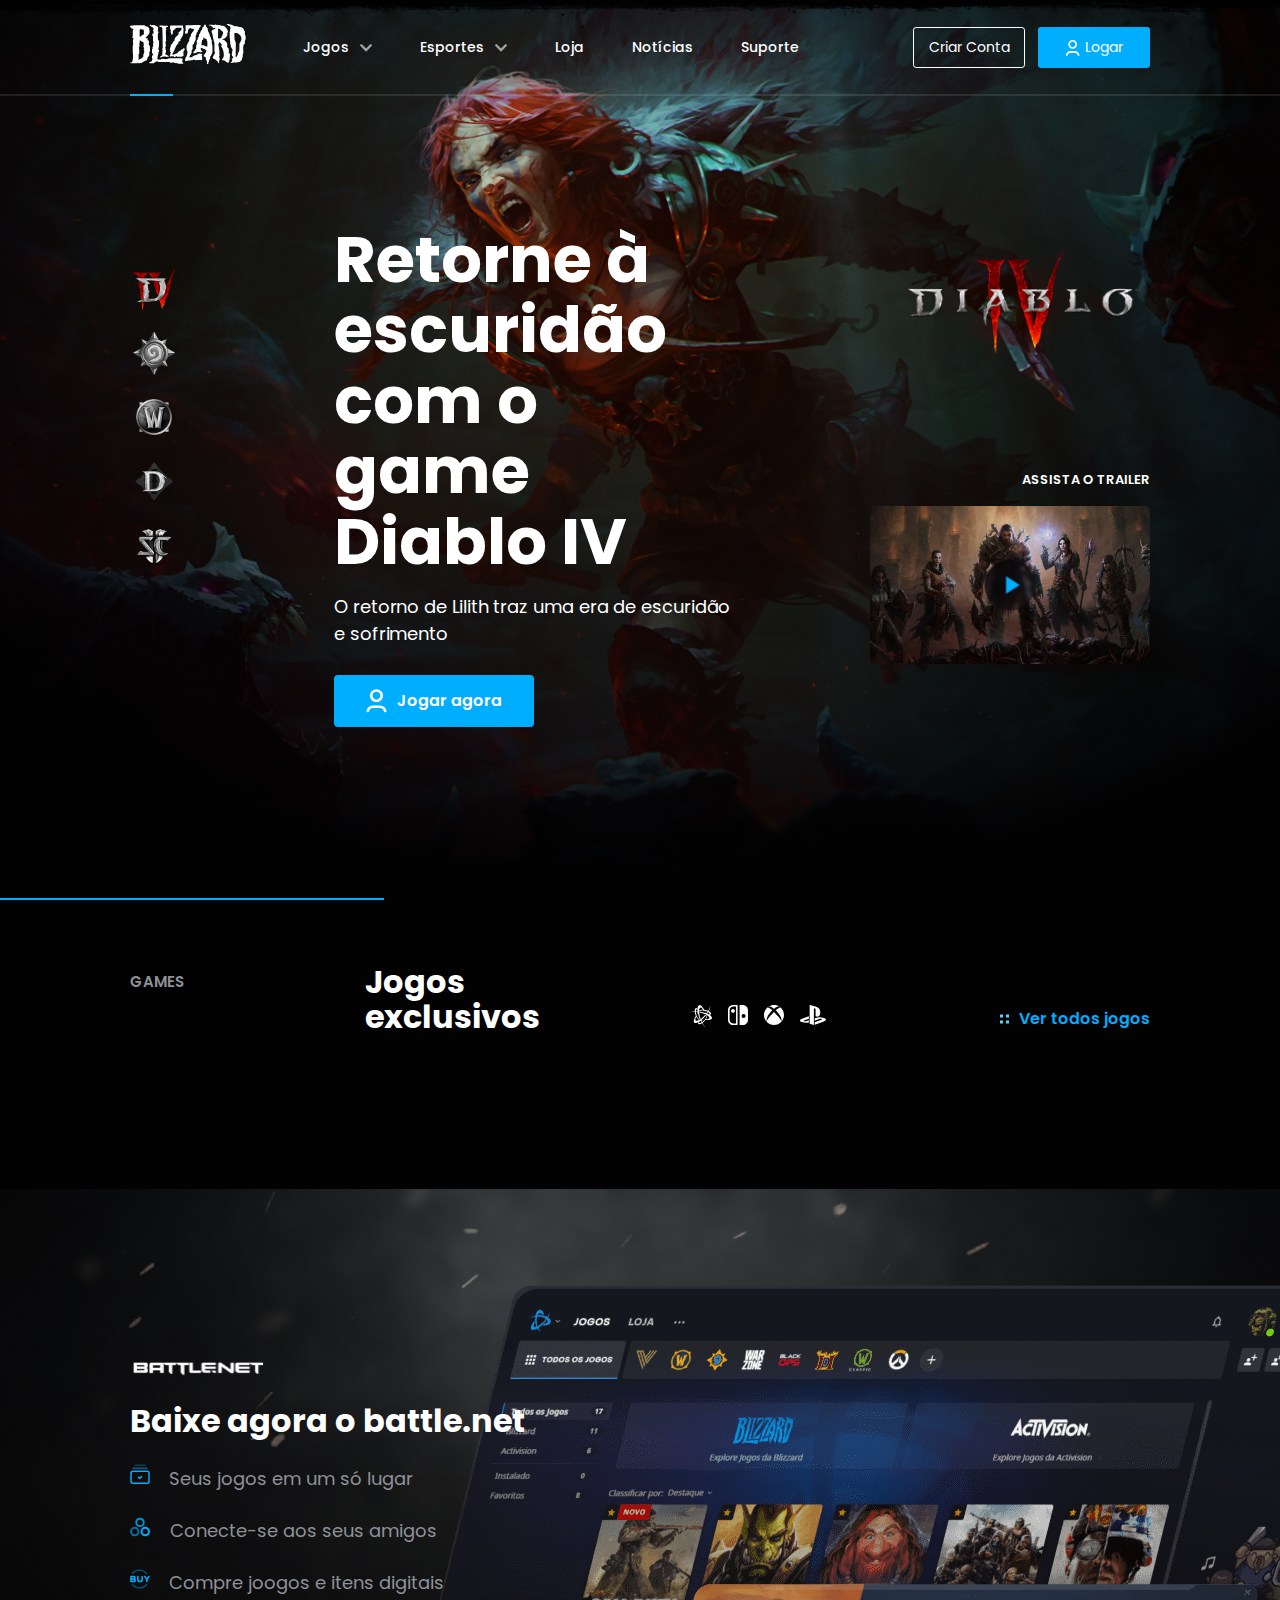
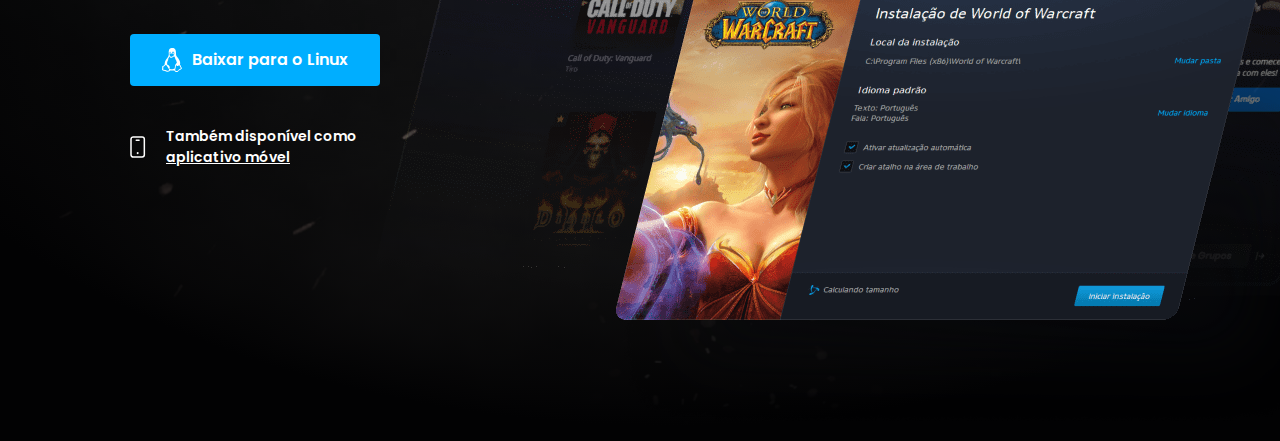
<file: index.html>
<!DOCTYPE html>
<html lang="en">
  <head>
    <meta charset="UTF-8" />
    <meta http-equiv="X-UA-Compatible" content="IE=edge" />
    <meta name="viewport" content="width=device-width,initial-scale=1">
    <link rel="shortcut icon" type="image/jpg" href="./assets/favicon.ico" />
    <link rel="stylesheet" href="../style/global.css" />
    <!-- GOOGLE FONTS -->
    <link rel="preconnect" href="https://fonts.googleapis.com" />
    <link rel="preconnect" href="https://fonts.gstatic.com" crossorigin />
    <link
      href="https://fonts.googleapis.com/css2?family=Poppins:wght@100;200;300;400;500;600;700;800;900&display=swap"
      rel="stylesheet"
    />
    <!-- ANIMATE.CSS -->
    <link
      rel="stylesheet"
      href="https://cdnjs.cloudflare.com/ajax/libs/animate.css/4.1.1/animate.min.css"
    />
    <link rel="stylesheet" href="https://cdnjs.cloudflare.com/ajax/libs/font-awesome/5.15.4/css/all.min.css" integrity="sha512-1ycn6IcaQQ40/MKBW2W4Rhis/DbILU74C1vSrLJxCq57o941Ym01SwNsOMqvEBFlcgUa6xLiPY/NS5R+E6ztJQ==" crossorigin="anonymous" referrerpolicy="no-referrer" />
    <title>Blizzard</title>
  </head>
  <body>
    <div class="app">
      <div class="main">
        <header id="header">
          <div class="header_logo">
            <img src="../assets/logo-blizzard.svg" alt="Logo Blizzard"/>
          </div>
          <ul>
            <li onclick="show_jogos_navigation()">
              Jogos
              <!-- <img src="../assets/icons/arrow-down.svg" alt="arrow down" id="jogos_arrow"/> -->
              <i class="fas fa-chevron-down" id="jogos_arrow"></i>
            </li>
            <li onclick="show_esportes_navigation()">
              Esportes
              <!-- <img src="../assets/icons/arrow-down.svg" alt="arrow down" /> -->
              <i class="fas fa-chevron-down" id="esportes_arrow"></i>
            </li>
            <li>Loja</li>
            <li>Notícias</li>
            <li>Suporte</li>
          </ul>
          <div class="login_buttons">
            <button id="signup_button">Criar Conta</button>
            <button id="login_button">
              <img src="../assets/icons/Group 14.svg" alt="login icon" />
            </button>
          </div>
          <div class="mobile_menu">
            <button type="button" class="button_menu">
              <span></span>
              <span></span>
              <span></span>
            </button>
          </div>
        </header>
        <!-- NAVIGATION -->
        <div class="jogos_navigation">
          <div class="jogos_icons">
            <ul>
              <li>
                <img src="./assets/game-icons/diablo-ll.svg" alt="arcade icon">
                <p>Diablo® ll resurrected</p>
              </li>
              <li>
                <img src="./assets/game-icons/ow2.svg" alt="overwatch 2 icon">
                <p>Overwatch® 2</p>
              </li>
              <li>
                <img src="./assets/game-icons/wow.svg" alt="wow icon">
                <p>World of Warcraft®</p>
              </li>
              <li>
                <img src="./assets/game-icons/hs.svg" alt="hs icon">
                <p>Hearthstone®</p>
              </li>
              <li>
                <img src="./assets/game-icons/hos.svg" alt="hos icon">
                <p>Heroes of the storm®</p>
              </li>
              <li>
                <img src="./assets/game-icons/wow-lll.svg" alt="wow lll icon">
                <p>Warcraft® III Reforged</p>
              </li>
              <li>
                <img src="./assets/game-icons/game-1.svg" alt="arcade icon">
                <p>Diablo® IV</p>
              </li>
              <li>
                <img src="./assets/game-icons/diablo.svg" alt="diablo icon">
                <p>Diablo® Immortal</p>
              </li>
              <li>
                <img src="./assets/game-icons/diablo-lll.svg" alt="diablo lll icon">
                <p>Diablo® III</p>
              </li>
              <li>
                <img src="./assets/game-icons/starcraft-ll.svg" alt="starcraft ll icon">
                <p>StarCraft® II</p>
              </li>
              <li>
                <img src="./assets/game-icons/starcraft-remastered.svg" alt="starcraft remastered icon">
                <p>StarCraft® Remastered</p>
              </li>
              <li>
                <img src="./assets/game-icons/arcade.svg" alt="arcade icon">
                <p>Arcade da Blizzard®</p>
              </li>
            </ul>
          </div>
          <div class="navigation_footer">
            <ul>
              <li>
                <img src="./assets/icons/Group 5.svg" alt="">
                Ver todos jogos
              </li>
              <li>
                <img src="./assets/icons/icon-logo-blue.svg" alt="">
                Aplicativo Battle.net
              </li>
              <li>
                <img src="./assets/icons/download-icon.svg" alt="">
                Downloads
              </li>
              <li>
                <img src="./assets/icons/bublle.svg" alt="">
                Fóruns dos jogos
              </li>
            </ul>
          </div>
        </div>

        <!-- ESPORTES NAVIGATION -->
                <div class="esportes_navigation">
                  <div class="esportes_icons">
                    <ul>
                      <li>
                        <img src="./assets/game-icons/hsm.svg" alt="arcade icon">
                        <p>Diablo® ll resurrected</p>
                      </li>
                      <li>
                        <img src="./assets/game-icons/cmaw.svg" alt="overwatch 2 icon">
                        <p>Overwatch® 2</p>
                      </li>
                      <li>
                        <img src="./assets/game-icons/wcs.svg" alt="wow icon">
                        <p>World of Warcraft®</p>
                      </li>
                      <li>
                        <img src="./assets/game-icons/cmovw.svg" alt="hs icon">
                        <p>Hearthstone®</p>
                      </li>
                      <li>
                        <img src="./assets/game-icons/lovw.svg" alt="hos icon">
                        <p>Heroes of the storm®</p>
                      </li>
                    </ul>
                  </div>
                  <div class="esportes_navigation_footer">
                      <img src="./assets/icons/trophy.svg" alt="">
                      <p>Torneios da comunidade</p>
                  </div>
                </div>

        <!-- LOGIN MODAL -->
      <div class="modal_overlay"></div>
        <section id="modal" class="modal animate__animated animate__fadeInDownBig">
          <div class="modal_content">
            <div class="close_div">
              <span id="close">&times;</span>
            </div>
            <div class="battlenet_logo">
              <img src="../assets/logo-battle-net.svg" alt="" />
            </div>
            <form>
              <input
                type="email"
                placeholder="E-mail ou telefone"
                class="email_input"
              />
              <input
                type="password"
                placeholder="Senha"
                class="password_input"
              />

              <button type="button" id="battlenet_button">Conectar-se</button>
              <span>ou conecte-se com</span>

              <div class="social_media_buttons">
                <button type="button">
                  <img src="../assets/icons/google.svg" alt="Google icon" />
                </button>
                <button type="button">
                  <img src="../assets/icons/apple.svg" alt="Apple icon" />
                </button>
                <button type="button">
                  <img src="../assets/icons/facebook.svg" alt="Facebook icon" />
                </button>
              </div>

              <div class="conecte-se">
                <div>
                  <a href="#">Crie uma conta </a>
                </div>
                <div>
                  <span>Battle.net de graça</span>
                </div>
              </div>

              <a href="#">Não consegue logar?</a>
            </form>
          </div>
        </section>
        <div class="container">
          <div class="first_row">
            <ul id="game_icons">
              <li>
                <img
                  src="../assets/banner-hero/icons/game-1.svg"
                  alt="game 1 icon"
                  id ="game_icon_img"
                  data-id="1"
                />
              </li>
              <li>
                <img
                  src="../assets/banner-hero/icons/game-2.svg"
                  alt="game 2 icon"
                  id ="game_icon_img"
                  data-id="2"
                />
              </li>
              <li>
                <img
                  src="../assets/banner-hero/icons/game-3.svg"
                  alt="game 3 icon"
                  id ="game_icon_img"
                  data-id="3"
                  />
              </li>
              <li>
                <img
                  src="../assets/banner-hero/icons/game-4.svg"
                  alt="game 4 icon"
                  id ="game_icon_img"
                  class="disabled"
                />
              </li>
              <li>
                <img
                  src="../assets/banner-hero/icons/game-5.svg"
                  alt="game 5 icon"
                  id ="game_icon_img"
                  class="disabled"
                />
              </li>
            </ul>
          </div>
          <div class="second_row">
            <h1 id="title"></h1>
            <p id="subtitle"></p>
            <button id="bannerHero_button"></button>
          </div>
          <div class="third_row" id="third_row">
            <div id="game_logo_div"></div>
            <p>Assista o Trailer</p>
              <div class="animation_cover"
              id="animation_cover"
              >
                <button type="button" id="play_button">
                  <img src="../assets/icons/Polygon 1.svg" alt="play icon">
                </button>
              </div>
            </div>
          </div>
        </div>

        <div class="games_section">
          <div class="titles">
              <span>Games</span>
            <h4>Jogos exclusivos</h4>
            <ul>
              <li><img src="../assets/icons/icon-logo.svg" alt=""></li>
              <li><img src="../assets/icons/switch.svg" alt="switch icon"></li>
              <li><img src="../assets/icons/xbox.svg" alt="xbox icon"></li>
              <li><img src="../assets/icons/playstation.svg" alt="playstation icon"></li>
            </ul>
            <div class="ver_todos_jogos">
              <img src="../assets/icons/Group 5.svg" alt="">
              <p>Ver todos jogos</p>
            </div>
          </div>
          <div class="games" id="games_list"></div>     
        </div>

        <div class="footer">
          <div class="footer_text">
            <img src="../assets/logo-battle-net.svg" alt="battlenet icon" id="battlenet_img">
            <h5>Baixe agora o battle.net</h5>
            <ul>
              <li>
                <img src="../assets/icons/Group.svg" alt="">
                <span>Seus jogos em um só lugar</span>
              </li>
              <li>
                <img src="../assets/icons/Group-1.svg" alt="">
                <span>Conecte-se aos seus amigos</span>
              </li>
              <li>
                <img src="../assets/icons/Group 47393.svg" alt="">
                <span>Compre joogos e itens digitais</span>
              </li>
            </ul>

            <div id="download_button_div"></div>

            <div class="footer__">
              <img src="../assets/icons/phone_icon.svg" alt="phone icon">
              <p>Também disponível como <a>aplicativo móvel</a></p>
            </div>
          </div>
          <div class="ilustration_div">
            <img src="../assets/ilustrations/app.png" alt="" id="ilustration_big">
            <img src="../assets/ilustrations/app-mini.png" alt="" id="ilustration_mini">
          </div>
    </div>
    <script src="../script/index.js"></script>
  </body>
</html>
</file>
<file: style/global.css>
@import url("../style/header.css");
@import url("../style/modal.css");
@import url("../style/first_section.css");
@import url("../style/games_section.css");
@import url("../style/footer.css");
@import url("../style/jogos_navigation.css");
@import url("../style/esportes_navigation.css");

html {
  scroll-behavior: smooth;
}

* {
  margin: 0;
  padding: 0;
  box-sizing: border-box;
}

*:focus {
  outline: none;
}

*::-webkit-scrollbar {
  width: 10px;
}

*::-webkit-scrollbar-track {
  width: 12px;
  box-shadow: inset 0 0 0.3rem #00000050;
  background-color: #000;
}

*::-webkit-scrollbar-thumb {
  background-color: var(--white);
  border-radius: 10px;
}

:root {
  scrollbar-color: var(--white) #000 !important;
  scrollbar-width: thin !important;
}

@media (max-width: 1080px) {
  html {
    font-size: 93.75%;
  }
}
@media (max-width: 720px) {
  html {
    font-size: 87.5%;
  }
}

:root {
  --white: #ffffff;
  --light: #e5e5e5;
  --button: #00aeff;
  --dark: #020203;
  --gray: #8f9199;
}

body,
button,
textarea,
input {
  font-family: "Poppins", sans-serif;
}

a {
  color: #00aeff;
}

button {
  border: 0;
}

button:hover {
  cursor: pointer;
}
</file>
